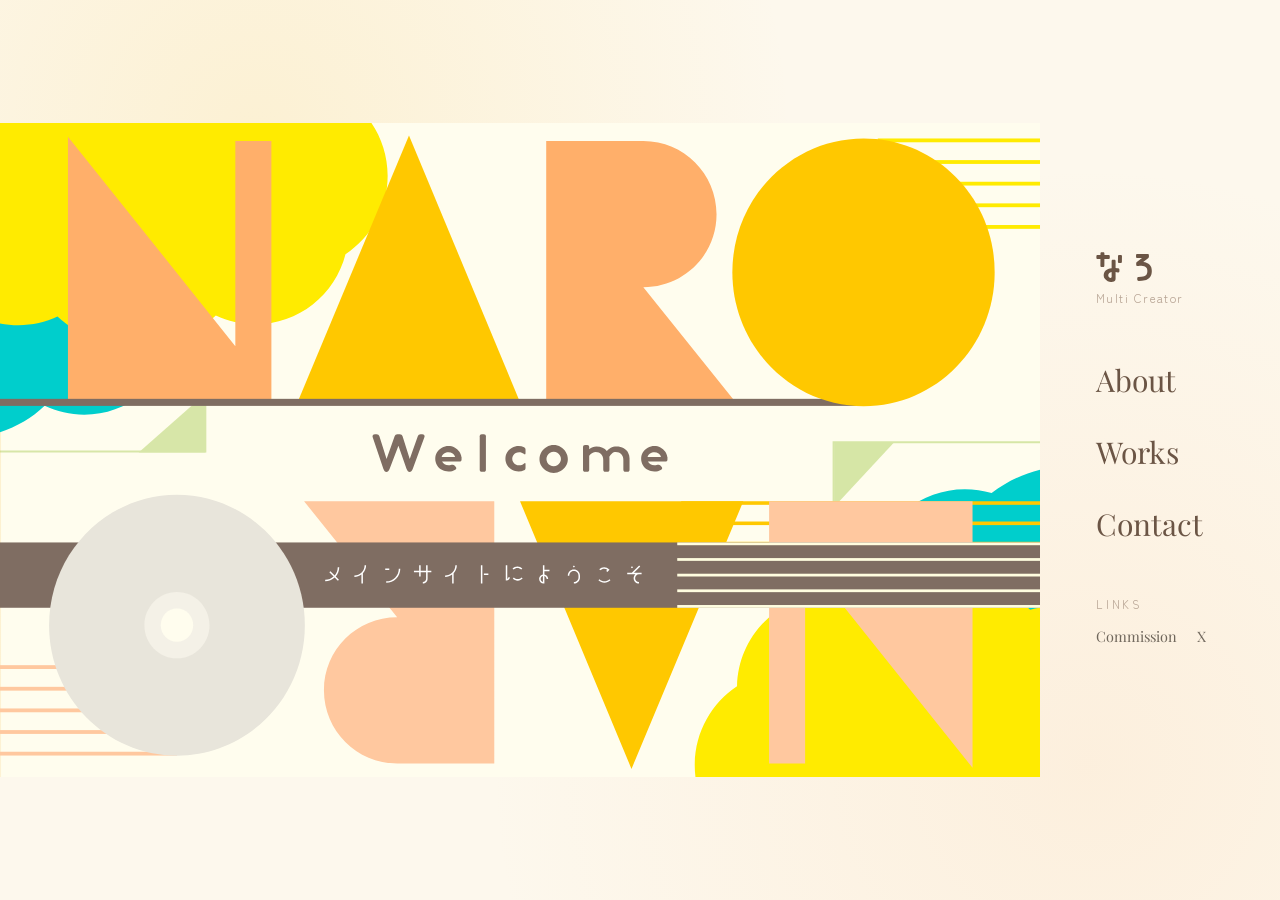
<file: index.html>
<!doctype html>
<html lang="ja">
  <head>
    <meta charset="utf-8" />
    <meta name="viewport" content="width=device-width, initial-scale=1" />
    <title>なろ — Portfolio</title>
    <meta
      name="description"
      content="VTuber・一次創作を中心に、Live2Dモデル・BGM・ジングル・ロゴや配信画面デザインを制作しています。"
    />
    <link rel="icon" href="images/favicon.png" type="image/png" />
    <link rel="apple-touch-icon" href="images/apple-touch-icon.png" />
    <!-- SNSに貼ったときのプレビュー（OGP） -->
    <meta property="og:type" content="website" />
    <meta property="og:site_name" content="なろ — Portfolio" />
    <meta property="og:title" content="なろ — Portfolio" />
    <meta property="og:description" content="VTuber・一次創作を中心に、Live2Dモデル・BGM・ジングル・ロゴや配信画面デザインを制作しています。" />
    <meta property="og:url" content="https://nar8ran.github.io/" />
    <meta property="og:image" content="https://nar8ran.github.io/images/og.png" />
    <meta name="twitter:card" content="summary_large_image" />
    <link rel="preconnect" href="https://fonts.googleapis.com" />
    <link rel="preconnect" href="https://fonts.gstatic.com" crossorigin />
    <link
      href="https://fonts.googleapis.com/css2?family=Playfair+Display:wght@400;500;600;700&family=Zen+Maru+Gothic:wght@400;500;700&display=swap"
      rel="stylesheet"
    />
    <link rel="stylesheet" href="style.css?v=202610081622" />
  </head>
  <body>
    <main class="home bg-paper">
      <!-- ============ ヒーロー（CSSアニメーション・無限ループ） ============
           画像や動画は使っていません。色は style.css の :root、
           動きは style.css の「ヒーロー」セクションで調整できます。
           あとでイラストを入れたい場合は、この <section> の中に
           <img class="hero__art" src="images/xxx.png" alt="" /> を足せばOKです。 -->
      <!-- 文字だけのループアニメーション。
           行を増やす/減らす → .trow を複製・削除
           文字を変える  → span の中身（同じ内容を2つ並べると途切れずに流れます）
           速さを変える  → style.css の .trow--1 …の animation 秒数 -->
      <section class="hero" id="hero" aria-hidden="true">
        <!-- メインビジュアル（差し替えるときは images/ の別ファイルを指定） -->
        <img class="hero__art" src="images/hero-welcome-v2.svg" alt="" />

        <div class="hero__rows is-hidden">
          <div class="trow trow--1">
            <div class="trow__track">
              <span>Illustration &nbsp;✦&nbsp; Character Design &nbsp;✦&nbsp;</span>
              <span>Illustration &nbsp;✦&nbsp; Character Design &nbsp;✦&nbsp;</span>
            </div>
          </div>
          <div class="trow trow--2">
            <div class="trow__track">
              <span>Live2D Modeling &nbsp;/&nbsp; Rigging &nbsp;/&nbsp;</span>
              <span>Live2D Modeling &nbsp;/&nbsp; Rigging &nbsp;/&nbsp;</span>
            </div>
          </div>
          <div class="trow trow--3">
            <div class="trow__track">
              <span>Animation &nbsp;✦&nbsp; Music &nbsp;✦&nbsp; Jingle &nbsp;✦&nbsp;</span>
              <span>Animation &nbsp;✦&nbsp; Music &nbsp;✦&nbsp; Jingle &nbsp;✦&nbsp;</span>
            </div>
          </div>
          <div class="trow trow--4">
            <div class="trow__track">
              <span>Logo &nbsp;/&nbsp; MV &nbsp;/&nbsp; Streaming Design &nbsp;/&nbsp;</span>
              <span>Logo &nbsp;/&nbsp; MV &nbsp;/&nbsp; Streaming Design &nbsp;/&nbsp;</span>
            </div>
          </div>
          <div class="trow trow--5">
            <div class="trow__track">
              <span>Multi Creator &nbsp;—&nbsp; Naro &nbsp;—&nbsp;</span>
              <span>Multi Creator &nbsp;—&nbsp; Naro &nbsp;—&nbsp;</span>
            </div>
          </div>
        </div>
      </section>

      <!-- ============ 右サイドのナビ ============ -->
      <aside class="home-side">
        <div class="home-brand">
          <a href="index.html">
            <svg class="home-brand__logo" viewBox="150 140 1550 838" xmlns="http://www.w3.org/2000/svg" role="img" aria-label="なろ">
            <path d="M344.24,556.77h-36.43c-24.29,0-36.42-12.14-36.42-36.42l.91-185.77h-75.58c-24.29,0-36.43-12.14-36.43-36.43v-36.42c0-24.27,12.14-36.42,36.43-36.42h76.5v-39.16c0-24.27,12.14-36.42,36.42-36.42h36.43c24.27,0,36.43,12.15,36.43,36.42v39.16h111.1c24.27,0,36.42,12.15,36.42,36.42v36.42c0,24.29-12.15,36.43-36.42,36.43h-112.01l-.91,185.77c0,24.29-12.16,36.42-36.43,36.42ZM795.92,631.45v42.8c0,20.65-8.51,30.96-25.5,30.96-2.43,0-7.29-.6-14.57-1.82-21.26-4.85-43.12-8.2-65.57-10.02v175.76c0,43.71-15.48,71.94-46.44,84.69-23.08,9.11-46.76,13.66-71.03,13.66-34.01,0-66.94-7.74-98.8-23.22-31.87-15.48-58.14-36.58-78.77-63.29-20.65-26.71-31.57-55.85-32.79-87.42-2.43-58.28,15.62-105.78,54.19-142.52,38.54-36.72,93.34-58.74,164.37-66.02v-192.15c0-24.27,12.14-36.42,36.43-36.42h36.42c24.28,0,36.43,12.15,36.43,36.42v190.33c32.78,2.43,57.37,5.16,73.76,8.2,21.24,3.64,31.87,17,31.87,40.07ZM551.86,855.47c9.11,0,16.24-3.33,21.4-10.02,5.15-6.67,7.74-15.17,7.74-25.5v-125.67c-33.39,5.46-57.23,15.64-71.48,30.51-14.28,14.88-21.4,34.76-21.4,59.65,0,15.8,4.55,30.21,13.66,43.26,9.11,13.06,22.77,22.01,40.98,26.87,2.42.61,5.47.91,9.11.91ZM866.03,257.17l-1.82,150.25c0,24.29-12.15,36.43-36.42,36.43h-36.43c-24.29,0-36.43-12.14-36.43-36.43l1.82-150.25c0-24.28,12.14-36.43,36.43-36.43h36.43c24.27,0,36.42,12.15,36.42,36.43Z" />
            <path d="M1253.97,233.25c0-24.27,12.14-36.42,36.43-36.42h282.3c24.27,0,36.42,12.15,36.42,36.42v36.43c0,8.51-2.43,16.7-7.28,24.59-4.87,7.9-10.02,13.97-15.48,18.21l-134.78,106.54c158.46,17.62,237.68,98.35,237.68,242.23,0,79.54-19.28,139.64-57.83,180.31-38.56,40.68-83.48,66.62-134.78,77.86-51.31,11.23-107.61,16.85-168.92,16.85-12.75,0-22.62-3.05-29.59-9.11-6.99-6.07-10.48-14.88-10.48-26.41v-36.42c0-11.53,3.49-20.33,10.48-26.41,6.97-6.06,17.14-9.11,30.51-9.11,47.95,0,88.63-3.49,122.03-10.47,33.38-6.97,61.01-22.77,82.87-47.35,21.86-24.59,32.79-61.15,32.79-109.73,0-55.24-18.98-92.27-56.92-111.1-37.95-18.81-87.58-28.23-148.89-28.23l-33.69.91c-6.69.61-16.71.91-30.05.91-25.5,0-38.25-11.84-38.25-35.52v-35.51c0-14.57,5.76-26.1,17.3-34.6l142.97-112.01h-128.4c-24.29,0-36.43-12.14-36.43-36.42v-36.43Z" />
          </svg>
            <div class="home-brand__role">Multi Creator</div>
          </a>
        </div>

        <nav class="home-nav">
          <a href="about.html">About</a>
          <a href="works.html">Works</a>
          <a href="contact.html">Contact</a>
        </nav>

        <div class="home-links">
          <div class="home-links__label">Links</div>
          <!-- TODO: href を実際のURLに。使わないリンクは行ごと削除してください -->
          <nav class="home-links__list">
            <a href="https://tsunagu.cloud/users/nar8ran" target="_blank" rel="noreferrer">Commission</a>
            <a href="https://x.com/nar8ran" target="_blank" rel="noreferrer">X</a>
          </nav>
        </div>
      </aside>
    </main>

    <script src="script.js?v=202610081622"></script>
  </body>
</html>
</file>
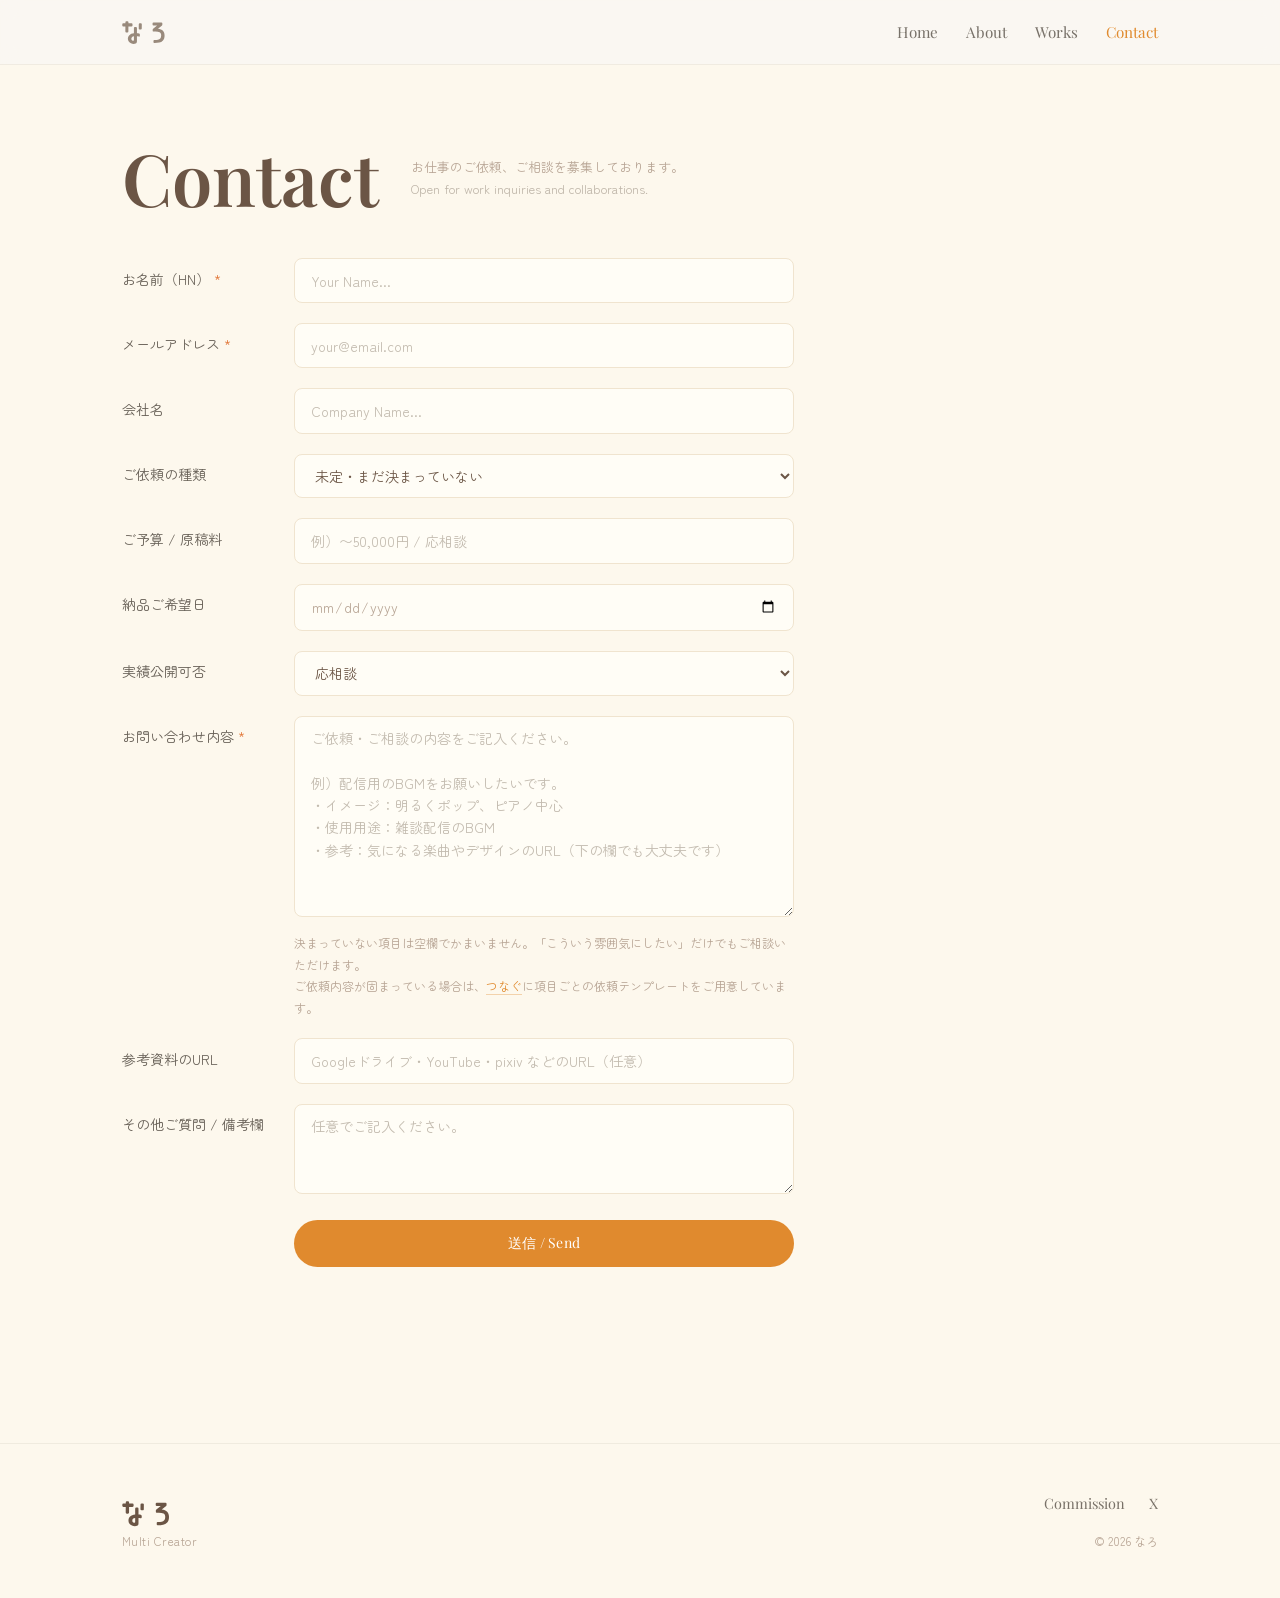
<file: contact.html>
<!doctype html>
<html lang="ja">
  <head>
    <meta charset="utf-8" />
    <meta name="viewport" content="width=device-width, initial-scale=1" />
    <title>Contact — なろ</title>
    <meta name="description" content="お仕事のご依頼・ご相談はこちらから。" />
    <link rel="icon" href="images/favicon.png" type="image/png" />
    <link rel="apple-touch-icon" href="images/apple-touch-icon.png" />
    <!-- SNSに貼ったときのプレビュー（OGP） -->
    <meta property="og:type" content="website" />
    <meta property="og:site_name" content="なろ — Portfolio" />
    <meta property="og:title" content="Contact — なろ" />
    <meta property="og:description" content="お仕事のご依頼・ご相談はこちらから。" />
    <meta property="og:url" content="https://nar8ran.github.io/contact.html" />
    <meta property="og:image" content="https://nar8ran.github.io/images/og.png" />
    <meta name="twitter:card" content="summary_large_image" />
    <link rel="preconnect" href="https://fonts.googleapis.com" />
    <link rel="preconnect" href="https://fonts.gstatic.com" crossorigin />
    <link
      href="https://fonts.googleapis.com/css2?family=Playfair+Display:wght@400;500;600;700&family=Zen+Maru+Gothic:wght@400;500;700&display=swap"
      rel="stylesheet"
    />
    <link rel="stylesheet" href="style.css?v=202610081622" />
  </head>
  <body>
    <header class="site-header">
      <div class="site-header__inner">
        <a href="index.html" class="brand">
          <svg class="brand__logo" viewBox="150 140 1550 838" xmlns="http://www.w3.org/2000/svg" role="img" aria-label="なろ">
            <path d="M344.24,556.77h-36.43c-24.29,0-36.42-12.14-36.42-36.42l.91-185.77h-75.58c-24.29,0-36.43-12.14-36.43-36.43v-36.42c0-24.27,12.14-36.42,36.43-36.42h76.5v-39.16c0-24.27,12.14-36.42,36.42-36.42h36.43c24.27,0,36.43,12.15,36.43,36.42v39.16h111.1c24.27,0,36.42,12.15,36.42,36.42v36.42c0,24.29-12.15,36.43-36.42,36.43h-112.01l-.91,185.77c0,24.29-12.16,36.42-36.43,36.42ZM795.92,631.45v42.8c0,20.65-8.51,30.96-25.5,30.96-2.43,0-7.29-.6-14.57-1.82-21.26-4.85-43.12-8.2-65.57-10.02v175.76c0,43.71-15.48,71.94-46.44,84.69-23.08,9.11-46.76,13.66-71.03,13.66-34.01,0-66.94-7.74-98.8-23.22-31.87-15.48-58.14-36.58-78.77-63.29-20.65-26.71-31.57-55.85-32.79-87.42-2.43-58.28,15.62-105.78,54.19-142.52,38.54-36.72,93.34-58.74,164.37-66.02v-192.15c0-24.27,12.14-36.42,36.43-36.42h36.42c24.28,0,36.43,12.15,36.43,36.42v190.33c32.78,2.43,57.37,5.16,73.76,8.2,21.24,3.64,31.87,17,31.87,40.07ZM551.86,855.47c9.11,0,16.24-3.33,21.4-10.02,5.15-6.67,7.74-15.17,7.74-25.5v-125.67c-33.39,5.46-57.23,15.64-71.48,30.51-14.28,14.88-21.4,34.76-21.4,59.65,0,15.8,4.55,30.21,13.66,43.26,9.11,13.06,22.77,22.01,40.98,26.87,2.42.61,5.47.91,9.11.91ZM866.03,257.17l-1.82,150.25c0,24.29-12.15,36.43-36.42,36.43h-36.43c-24.29,0-36.43-12.14-36.43-36.43l1.82-150.25c0-24.28,12.14-36.43,36.43-36.43h36.43c24.27,0,36.42,12.15,36.42,36.43Z" />
            <path d="M1253.97,233.25c0-24.27,12.14-36.42,36.43-36.42h282.3c24.27,0,36.42,12.15,36.42,36.42v36.43c0,8.51-2.43,16.7-7.28,24.59-4.87,7.9-10.02,13.97-15.48,18.21l-134.78,106.54c158.46,17.62,237.68,98.35,237.68,242.23,0,79.54-19.28,139.64-57.83,180.31-38.56,40.68-83.48,66.62-134.78,77.86-51.31,11.23-107.61,16.85-168.92,16.85-12.75,0-22.62-3.05-29.59-9.11-6.99-6.07-10.48-14.88-10.48-26.41v-36.42c0-11.53,3.49-20.33,10.48-26.41,6.97-6.06,17.14-9.11,30.51-9.11,47.95,0,88.63-3.49,122.03-10.47,33.38-6.97,61.01-22.77,82.87-47.35,21.86-24.59,32.79-61.15,32.79-109.73,0-55.24-18.98-92.27-56.92-111.1-37.95-18.81-87.58-28.23-148.89-28.23l-33.69.91c-6.69.61-16.71.91-30.05.91-25.5,0-38.25-11.84-38.25-35.52v-35.51c0-14.57,5.76-26.1,17.3-34.6l142.97-112.01h-128.4c-24.29,0-36.43-12.14-36.43-36.42v-36.43Z" />
          </svg>
        </a>
        <nav class="site-nav">
          <a href="index.html">Home</a>
          <a href="about.html">About</a>
          <a href="works.html">Works</a>
          <a href="contact.html" class="active">Contact</a>
        </nav>
      </div>
    </header>

    <main class="page">
      <div class="page-head rise">
        <h1>Contact</h1>
        <div class="page-head__sub">
          <p>お仕事のご依頼、ご相談を募集しております。</p>
          <p><span>Open for work inquiries and collaborations.</span></p>
        </div>
      </div>

      <!-- お問い合わせフォーム（Formspree 経由で naro.create@gmail.com に届きます）
           送信先を変えるときは <form> の action の ID を差し替えてください。
           送信履歴は https://formspree.io/ にログインすると確認できます。 -->
      <form
        class="form"
        id="contact-form"
        action="https://formspree.io/f/mbglapbd"
        method="POST"
        novalidate
      >
        <!-- 届くメールの件名 -->
        <input type="hidden" name="_subject" value="ポートフォリオサイトからのお問い合わせ" />
        <!-- 迷惑メール対策（人には見えない項目。botが入力すると弾かれます） -->
        <input type="text" name="_gotcha" tabindex="-1" autocomplete="off" aria-hidden="true" class="is-hidden" />
        <div class="banner banner--error is-hidden" id="form-error">
          入力内容をご確認ください。
        </div>

        <div class="field-row">
          <label for="name">お名前（HN）<span class="req">*</span></label>
          <div>
            <input class="field" id="name" name="name" type="text" placeholder="Your Name..." />
            <p class="field-error is-hidden" data-error-for="name"></p>
          </div>
        </div>

        <div class="field-row">
          <label for="email">メールアドレス<span class="req">*</span></label>
          <div>
            <input class="field" id="email" name="email" type="email" placeholder="your@email.com" />
            <p class="field-error is-hidden" data-error-for="email"></p>
          </div>
        </div>

        <div class="field-row">
          <label for="company">会社名</label>
          <div>
            <input class="field" id="company" name="company" type="text" placeholder="Company Name..." />
          </div>
        </div>

        <div class="field-row">
          <label for="genre">ご依頼の種類</label>
          <div>
            <select class="field" id="genre" name="genre">
              <option value="未定・まだ決まっていない">未定・まだ決まっていない</option>
              <option value="楽曲（BGM・ジングル）">楽曲（BGM・ジングル）</option>
              <option value="Live2Dモデリング">Live2Dモデリング</option>
              <option value="ロゴデザイン">ロゴデザイン</option>
              <option value="配信画面デザイン">配信画面デザイン</option>
              <option value="イラスト">イラスト</option>
              <option value="その他・複数">その他・複数</option>
            </select>
          </div>
        </div>

        <div class="field-row">
          <label for="budget">ご予算 / 原稿料</label>
          <div>
            <input class="field" id="budget" name="budget" type="text" placeholder="例）〜50,000円 / 応相談" />
          </div>
        </div>

        <div class="field-row">
          <label for="deadline">納品ご希望日</label>
          <div>
            <input class="field" id="deadline" name="deadline" type="date" style="color: var(--ink-soft)" />
          </div>
        </div>

        <div class="field-row">
          <label for="publish">実績公開可否</label>
          <div>
            <select class="field" id="publish" name="publish">
              <option value="応相談">応相談</option>
              <option value="公開可">公開可</option>
              <option value="非公開">非公開希望</option>
            </select>
          </div>
        </div>

        <div class="field-row">
          <label for="message">お問い合わせ内容<span class="req">*</span></label>
          <div>
            <textarea
              class="field"
              id="message"
              name="message"
              rows="8"
              placeholder="ご依頼・ご相談の内容をご記入ください。&#10;&#10;例）配信用のBGMをお願いしたいです。&#10;・イメージ：明るくポップ、ピアノ中心&#10;・使用用途：雑談配信のBGM&#10;・参考：気になる楽曲やデザインのURL（下の欄でも大丈夫です）"
            ></textarea>
            <p class="field-note">
              決まっていない項目は空欄でかまいません。「こういう雰囲気にしたい」だけでもご相談いただけます。<br />
              ご依頼内容が固まっている場合は、<a
                href="https://tsunagu.cloud/users/nar8ran"
                target="_blank"
                rel="noreferrer"
                >つなぐ</a
              >に項目ごとの依頼テンプレートをご用意しています。
            </p>
            <p class="field-error is-hidden" data-error-for="message"></p>
          </div>
        </div>

        <div class="field-row">
          <label for="reference">参考資料のURL</label>
          <div>
            <input class="field" id="reference" name="reference" type="text" placeholder="Googleドライブ・YouTube・pixiv などのURL（任意）" />
          </div>
        </div>

        <div class="field-row">
          <label for="notes">その他ご質問 / 備考欄</label>
          <div>
            <textarea class="field" id="notes" name="notes" rows="3" placeholder="任意でご記入ください。"></textarea>
          </div>
        </div>

        <div class="submit-row">
          <span></span>
          <button class="btn" type="submit">送信 / Send</button>
        </div>
      </form>

      <!-- 送信完了メッセージ -->
      <div class="thanks is-hidden rise" id="thanks">
        <h2>Thank you!</h2>
        <p>
          送信しました。お問い合わせいただきありがとうございます！<br />
          内容を確認のうえ、追ってご連絡いたします。
        </p>
      </div>

      <!-- ここに横長イラストを置きたくなったら：
           <div class="illust-wide">
             <img src="images/contact.png" alt="" class="round-xl" />
           </div> -->
    </main>

    <footer class="site-footer">
      <div class="site-footer__inner">
        <div>
          <p class="site-footer__name">
            <svg class="brand__logo brand__logo--footer" viewBox="150 140 1550 838" xmlns="http://www.w3.org/2000/svg" role="img" aria-label="なろ">
              <path d="M344.24,556.77h-36.43c-24.29,0-36.42-12.14-36.42-36.42l.91-185.77h-75.58c-24.29,0-36.43-12.14-36.43-36.43v-36.42c0-24.27,12.14-36.42,36.43-36.42h76.5v-39.16c0-24.27,12.14-36.42,36.42-36.42h36.43c24.27,0,36.43,12.15,36.43,36.42v39.16h111.1c24.27,0,36.42,12.15,36.42,36.42v36.42c0,24.29-12.15,36.43-36.42,36.43h-112.01l-.91,185.77c0,24.29-12.16,36.42-36.43,36.42ZM795.92,631.45v42.8c0,20.65-8.51,30.96-25.5,30.96-2.43,0-7.29-.6-14.57-1.82-21.26-4.85-43.12-8.2-65.57-10.02v175.76c0,43.71-15.48,71.94-46.44,84.69-23.08,9.11-46.76,13.66-71.03,13.66-34.01,0-66.94-7.74-98.8-23.22-31.87-15.48-58.14-36.58-78.77-63.29-20.65-26.71-31.57-55.85-32.79-87.42-2.43-58.28,15.62-105.78,54.19-142.52,38.54-36.72,93.34-58.74,164.37-66.02v-192.15c0-24.27,12.14-36.42,36.43-36.42h36.42c24.28,0,36.43,12.15,36.43,36.42v190.33c32.78,2.43,57.37,5.16,73.76,8.2,21.24,3.64,31.87,17,31.87,40.07ZM551.86,855.47c9.11,0,16.24-3.33,21.4-10.02,5.15-6.67,7.74-15.17,7.74-25.5v-125.67c-33.39,5.46-57.23,15.64-71.48,30.51-14.28,14.88-21.4,34.76-21.4,59.65,0,15.8,4.55,30.21,13.66,43.26,9.11,13.06,22.77,22.01,40.98,26.87,2.42.61,5.47.91,9.11.91ZM866.03,257.17l-1.82,150.25c0,24.29-12.15,36.43-36.42,36.43h-36.43c-24.29,0-36.43-12.14-36.43-36.43l1.82-150.25c0-24.28,12.14-36.43,36.43-36.43h36.43c24.27,0,36.42,12.15,36.42,36.43Z" />
              <path d="M1253.97,233.25c0-24.27,12.14-36.42,36.43-36.42h282.3c24.27,0,36.42,12.15,36.42,36.42v36.43c0,8.51-2.43,16.7-7.28,24.59-4.87,7.9-10.02,13.97-15.48,18.21l-134.78,106.54c158.46,17.62,237.68,98.35,237.68,242.23,0,79.54-19.28,139.64-57.83,180.31-38.56,40.68-83.48,66.62-134.78,77.86-51.31,11.23-107.61,16.85-168.92,16.85-12.75,0-22.62-3.05-29.59-9.11-6.99-6.07-10.48-14.88-10.48-26.41v-36.42c0-11.53,3.49-20.33,10.48-26.41,6.97-6.06,17.14-9.11,30.51-9.11,47.95,0,88.63-3.49,122.03-10.47,33.38-6.97,61.01-22.77,82.87-47.35,21.86-24.59,32.79-61.15,32.79-109.73,0-55.24-18.98-92.27-56.92-111.1-37.95-18.81-87.58-28.23-148.89-28.23l-33.69.91c-6.69.61-16.71.91-30.05.91-25.5,0-38.25-11.84-38.25-35.52v-35.51c0-14.57,5.76-26.1,17.3-34.6l142.97-112.01h-128.4c-24.29,0-36.43-12.14-36.43-36.42v-36.43Z" />
            </svg>
          </p>
          <p class="site-footer__role">Multi Creator</p>
        </div>
        <div class="site-footer__links">
          <nav class="social-nav">
            <a href="https://tsunagu.cloud/users/nar8ran" target="_blank" rel="noreferrer">Commission</a>
            <a href="https://x.com/nar8ran" target="_blank" rel="noreferrer">X</a>
          </nav>
          <p class="copyright">© <span id="year">2026</span> なろ</p>
        </div>
      </div>
    </footer>

    <script src="script.js?v=202610081622"></script>
  </body>
</html>
</file>
<file: style.css>
/* =================================================================
 *  Portfolio — 素の HTML/CSS/JS（ビルド不要）
 *  配色を変えたいときは、まず下の :root 変数を触ってください。
 * ================================================================= */

:root {
  /* ---- 配色：オレンジ〜イエロー〜クリーム（名刺と同じ系統）----
     変数名の sage / blush は以前の名残ですが、
     いまは「イエロー系」「ピーチ系」として使っています。 */
  --cream: #fdf8ed; /* 背景（あたたかいクリーム） */
  --surface: #fffdf6;
  --ink: #6b5545; /* 文字（やわらかいブラウン） */
  --ink-soft: #b7a494; /* 補足テキスト */
  --line: #f0e4cf; /* 罫線 */

  --sage: #f7cf5e; /* メインのイエロー */
  --sage-soft: #fdf0cb; /* 面で使う淡いイエロー */
  --sage-deep: #e08a2e; /* リンク・強調（濃いオレンジ） */

  --yellow: #fbeb4e; /* 丸マークなどに使う、はっきりした黄色 */
  --hover: #f0983f; /* ホバー時の色（オレンジ） */
  --blush: #f9c795; /* 差し色のピーチ */
  --blush-soft: #fdeada;
  --blush-deep: #e2793c;

  --shadow-soft: 0 18px 40px -24px rgba(120, 90, 50, 0.35);
  --serif: "Playfair Display", Georgia, "Times New Roman", serif;
  --sans: "Zen Maru Gothic", "Hiragino Kaku Gothic ProN", "Hiragino Sans",
    "Yu Gothic", Meiryo, sans-serif;
  --wrap: 1100px;
}

/* ---------- reset ---------- */
*,
*::before,
*::after {
  box-sizing: border-box;
  margin: 0;
  padding: 0;
}

html {
  scroll-behavior: smooth;
  scroll-padding-top: 5rem;
  -webkit-text-size-adjust: 100%;
}

body {
  min-height: 100%;
  background-color: var(--cream);
  color: var(--ink);
  font-family: var(--sans);
  line-height: 1.6;
  -webkit-font-smoothing: antialiased;
  text-rendering: optimizeLegibility;
}

img {
  max-width: 100%;
  display: block;
}
a {
  color: inherit;
  text-decoration: none;
}
button {
  font: inherit;
  cursor: pointer;
}

::selection {
  background: var(--blush);
  color: var(--ink);
}

.serif {
  font-family: var(--serif);
}
.wrap {
  max-width: var(--wrap);
  margin-inline: auto;
  padding-inline: 1.25rem;
}
@media (min-width: 640px) {
  .wrap {
    padding-inline: 2rem;
  }
}

.bg-paper {
  background-image:
    radial-gradient(circle at 20% 15%, rgba(247, 207, 94, 0.18), transparent 42%),
    radial-gradient(circle at 85% 85%, rgba(249, 199, 149, 0.18), transparent 45%);
}

/* ---------- header ---------- */
.site-header {
  position: sticky;
  top: 0;
  z-index: 40;
  border-bottom: 1px solid rgba(236, 229, 218, 0.7);
  background: rgba(250, 247, 242, 0.85);
  backdrop-filter: blur(10px);
}
.site-header__inner {
  max-width: var(--wrap);
  margin-inline: auto;
  padding: 1rem 1.25rem;
  display: flex;
  align-items: center;
  justify-content: space-between;
}
@media (min-width: 640px) {
  .site-header__inner {
    padding: 1rem 2rem;
  }
}
.brand {
  display: inline-flex;
  align-items: center;
}
/* ヘッダー・フッターの「なろ」もロゴで表示する */
.brand__logo {
  display: block;
  height: 1.45rem;
  width: auto;
  fill: var(--ink);
  transition: fill 0.2s, opacity 0.2s;
}
/* ヘッダーは太めのロゴが主張しすぎるので、少し薄くする（フッターは等倍のまま） */
.brand .brand__logo {
  opacity: 0.68;
}
.brand:hover .brand__logo {
  opacity: 1;
  fill: var(--hover);
}
.brand__logo--footer {
  height: 1.6rem;
}
.site-nav {
  display: flex;
  align-items: center;
  gap: 1rem;
  font-family: var(--serif);
  font-size: 0.9rem;
}
@media (min-width: 640px) {
  .site-nav {
    gap: 1.75rem;
    font-size: 0.95rem;
  }
}
.site-nav a {
  position: relative;
  padding: 0.25rem 0;
  color: rgba(64, 56, 47, 0.7);
  transition: color 0.2s;
}
.site-nav a:hover {
  color: var(--hover);
}
.site-nav a.active {
  color: var(--sage-deep);
}

/* ---------- footer ---------- */
.site-footer {
  margin-top: 6rem;
  border-top: 1px solid rgba(236, 229, 218, 0.7);
}
.site-footer__inner {
  max-width: var(--wrap);
  margin-inline: auto;
  padding: 3rem 1.25rem;
  display: flex;
  flex-direction: column;
  gap: 2rem;
}
@media (min-width: 640px) {
  .site-footer__inner {
    padding: 3rem 2rem;
    flex-direction: row;
    align-items: flex-end;
    justify-content: space-between;
  }
}
.site-footer__name {
  line-height: 1;
}
.site-footer__role {
  margin-top: 0.25rem;
  font-size: 0.75rem;
  letter-spacing: 0.04em;
  color: var(--ink-soft);
}
.site-footer__links {
  display: flex;
  flex-direction: column;
  gap: 1rem;
}
@media (min-width: 640px) {
  .site-footer__links {
    align-items: flex-end;
  }
}
.social-nav {
  display: flex;
  flex-wrap: wrap;
  gap: 0.5rem 1.5rem;
  font-family: var(--serif);
  font-size: 0.9rem;
  color: rgba(64, 56, 47, 0.7);
}
.social-nav a:hover {
  color: var(--hover);
}
.copyright {
  font-size: 0.75rem;
  color: var(--ink-soft);
}

/* ---------- page heading ---------- */
.page {
  max-width: var(--wrap);
  margin-inline: auto;
  padding: 3.5rem 1.25rem;
}
@media (min-width: 640px) {
  .page {
    padding: 5rem 2rem;
  }
}
.page-head {
  display: flex;
  flex-direction: column;
  gap: 0.75rem;
}
@media (min-width: 640px) {
  .page-head {
    flex-direction: row;
    align-items: center; /* 見出しの高さの真ん中に文を揃える */
    gap: 2rem;
  }
}
.page-head h1 {
  font-family: var(--serif);
  font-weight: 600;
  font-size: 3.75rem;
  line-height: 0.9;
}
@media (min-width: 640px) {
  .page-head h1 {
    font-size: 4.5rem;
  }
}
.page-head__sub {
  font-size: 0.8rem;
  line-height: 1.7;
  color: var(--ink-soft);
}
@media (min-width: 640px) {
  .page-head__sub {
    padding-bottom: 0;
  }
}
.page-head__sub span {
  color: rgba(168, 158, 144, 0.75);
}

/* ---------- placeholder media ---------- */
.ph {
  position: relative;
  display: flex;
  align-items: center;
  justify-content: center;
  overflow: hidden;
  color: rgba(64, 56, 47, 0.45);
  font-size: 0.75rem;
  font-weight: 500;
  letter-spacing: 0.02em;
  text-align: center;
  background: linear-gradient(135deg, var(--sage-soft), rgba(247, 207, 94, 0.5));
}
.ph--blush {
  background: linear-gradient(135deg, var(--blush-soft), rgba(249, 199, 149, 0.5));
}
.ph--mixed {
  background: linear-gradient(135deg, var(--sage-soft), var(--cream) 55%, var(--blush-soft));
}
.ph::before {
  content: "✦";
  position: absolute;
  top: 0.75rem;
  right: 1rem;
  color: rgba(255, 255, 255, 0.7);
  font-size: 0.85rem;
}
.ph__label {
  position: relative;
  z-index: 1;
  max-width: 85%;
  padding-inline: 1rem;
}
.ph--square {
  aspect-ratio: 1 / 1;
}
.ph--43 {
  aspect-ratio: 4 / 3;
}
.ph--wide {
  aspect-ratio: 16 / 6;
}
.round-lg {
  border-radius: 1rem;
}
.round-xl {
  border-radius: 1.5rem;
}

/* ---------- about ---------- */
.profile {
  margin-top: 3.5rem;
  display: grid;
  gap: 2.5rem;
}
@media (min-width: 768px) {
  .profile {
    grid-template-columns: 15rem 1fr;
    gap: 3.5rem;
  }
}
.profile__icon {
  width: 100%;
  height: auto;
  aspect-ratio: 1 / 1;
  object-fit: cover;
  display: block;
}
.profile__body {
  display: flex;
  flex-direction: column;
  gap: 2.5rem;
}
.intro {
  font-size: 0.9rem;
  line-height: 2;
  color: rgba(64, 56, 47, 0.85);
}
.sublabel {
  display: inline-flex;
  align-items: center;
  gap: 0.5rem;
  font-size: 0.9rem;
  font-weight: 500;
  letter-spacing: 0.02em;
}
.sublabel::before {
  content: "";
  width: 4px;
  height: 14px;
  border-radius: 999px;
  background: var(--sage);
}
.list {
  margin-top: 1rem;
  font-size: 0.9rem;
  color: rgba(64, 56, 47, 0.85);
  list-style: none;
}
.list li {
  display: flex;
  align-items: flex-start;
  gap: 0.5rem;
  padding-block: 0.25rem;
}
.list li::before {
  content: "•";
  color: var(--sage-deep);
}
.list--2col {
  display: grid;
  grid-template-columns: 1fr;
  gap: 0.25rem 2rem;
}
/* ソフト名の下に、何に使っているかを小さく添える */
.list--note li {
  display: grid;
  grid-template-columns: auto 1fr;
  column-gap: 0.5rem;
  padding-block: 0.4rem;
}
.list--note li::before {
  grid-row: 1 / 3;
  line-height: 1.6;
}
.list--note b {
  font-weight: 500;
}
.list--note span {
  grid-column: 2;
  font-size: 0.78rem;
  color: var(--ink-soft);
}
/* 話のまとまりごとに、少し間をあける */
/* 入力欄の下に添える、小さな案内文 */
.field-note {
  margin-top: 0.5rem;
  font-size: 0.75rem;
  line-height: 1.8;
  color: var(--ink-soft);
}
.field-note a {
  color: var(--sage-deep);
  border-bottom: 1px solid rgba(224, 138, 46, 0.35);
  transition: color 0.2s, border-color 0.2s;
}
.field-note a:hover {
  color: var(--hover);
  border-color: var(--hover);
}

.intro__block {
  margin-bottom: 1.1rem;
}
.intro__links {
  margin-top: 1rem;
  font-size: 0.85rem;
  color: var(--ink-soft);
}
.intro__links a {
  color: var(--sage-deep);
  border-bottom: 1px solid rgba(224, 138, 46, 0.35);
  transition: color 0.2s, border-color 0.2s;
}
.intro__links a:hover {
  color: var(--hover);
  border-color: var(--hover);
}
@media (min-width: 640px) {
  .list--2col {
    grid-template-columns: 1fr 1fr;
  }
}

/* ---------- About：pickup（1ジャンル1点を大きく見せる） ---------- */
.pickup-section {
  margin-top: 6rem;
}
.pickup {
  margin-top: 2.5rem;
  display: flex;
  flex-direction: column;
  gap: 3rem;
}
.pickup__item {
  display: grid;
  grid-template-columns: 1fr;
  gap: 1.25rem;
  align-items: center;
  color: var(--ink);
}
@media (min-width: 768px) {
  .pickup__item {
    grid-template-columns: 1.4fr 1fr;
    gap: 2.5rem;
  }
}
.pickup__media {
  position: relative;
  aspect-ratio: 16 / 9;
  overflow: hidden;
  border-radius: 1rem;
  border: 1px solid var(--line);
  background: var(--surface);
  box-shadow: var(--shadow-soft);
}
.pickup__media img {
  position: absolute;
  inset: 0;
  width: 100%;
  height: 100%;
  object-fit: cover;
  transition: transform 0.5s;
}
.pickup__media.pickup__media--top img {
  object-position: top;
}
.pickup__item:hover .pickup__media img {
  transform: scale(1.04);
}
.pickup__label {
  font-family: var(--serif);
  font-size: 1.5rem;
  font-weight: 600;
  transition: color 0.2s;
}
.pickup__item:hover .pickup__label {
  color: var(--hover);
}
.pickup__text {
  margin-top: 0.75rem;
  font-size: 0.85rem;
  line-height: 1.9;
  color: rgba(64, 56, 47, 0.85);
}
.pickup__more {
  display: inline-block;
  margin-top: 1rem;
  font-size: 0.8rem;
  color: var(--sage-deep);
  transition: color 0.2s;
}
.pickup__more::after {
  content: " →";
  transition: margin-left 0.2s;
}
.pickup__item:hover .pickup__more {
  color: var(--hover);
}
.pickup__item:hover .pickup__more::after {
  margin-left: 0.25rem;
}

.section-title {
  display: flex;
  align-items: flex-end;
  gap: 1rem;
}
.section-title h2 {
  font-family: var(--serif);
  font-weight: 600;
  font-size: 2.25rem;
}
@media (min-width: 640px) {
  .section-title h2 {
    font-size: 3rem;
  }
}
.section-title p {
  padding-bottom: 0.4rem;
  font-size: 0.75rem;
  color: var(--ink-soft);
}

/* ---------- works grid & cards ---------- */
.grid-3 {
  display: grid;
  grid-template-columns: 1fr;
  gap: 1.25rem;
}
@media (min-width: 640px) {
  .grid-3 {
    grid-template-columns: 1fr 1fr;
  }
}
@media (min-width: 1024px) {
  .grid-3 {
    grid-template-columns: 1fr 1fr 1fr;
  }
}

/* カードが1枚ずつふわっと現れる（トップの文字と全く同じ floatUp を使う） */
.card {
  opacity: 0;
}
.card.is-shown {
  /* 見出し・トップの文字と同一の動き＆同一のタイミング */
  animation: floatUp 0.9s cubic-bezier(0.22, 0.68, 0.24, 1) 0.25s both;
}
/* 出終わったらアニメーションを外して、ホバーの動きに戻す */
.card.is-done {
  animation: none;
  opacity: 1;
}
/* JSが動かない環境では、最初から見えるようにしておく */
.no-js .card {
  opacity: 1;
  animation: none;
}
/* 動きを減らす設定の人はそのまま表示 */
@media (prefers-reduced-motion: reduce) {
  .card {
    opacity: 1;
    animation: none;
  }
}

.card {
  position: relative;
  overflow: hidden;
  border-radius: 1rem;
  border: 1px solid rgba(236, 229, 218, 0.7);
  background: var(--surface);
  box-shadow: var(--shadow-soft);
  transition:
    transform 0.3s,
    border-color 0.3s;
}
.card.is-done:hover {
  transform: translateY(-4px);
  border-color: rgba(247, 207, 94, 0.6);
}
.card__media {
  position: relative;
  aspect-ratio: 16 / 9;
  overflow: hidden;
}
/* 縦長の画像は、上（待機画面側）を見せる */
.card__media.card__media--top img {
  object-position: top;
}
/* 一覧ものは切り取らず、全体を収める */
.card__media--contain {
  background: var(--surface);
}
/* --contain は「1つのクラス名」なので、.card__media と重ねて優先度を上げる
   （そうしないと後ろにある .card__media img の cover に負けて切り取られる） */
.card__media.card__media--contain img {
  object-fit: contain;
  padding: 0.5rem;
}
.card__media--top a,
.card__media--link a,
.card__media--contain a {
  display: block;
  position: absolute;
  inset: 0;
}
.card__media img,
.card__media video,
.card__media iframe,
.card__media .ph {
  position: absolute;
  inset: 0;
  width: 100%;
  height: 100%;
  object-fit: cover;
  border: 0;
}
.card__media img {
  transition: transform 0.5s;
}
.card:hover .card__media img {
  transform: scale(1.04);
}
.card__meta {
  display: flex;
  align-items: center;
  justify-content: space-between;
  gap: 0.5rem;
  padding: 0.75rem 1rem;
}
.card__title {
  font-size: 0.875rem;
  line-height: 1.5;
  overflow: hidden;
  display: -webkit-box;
  -webkit-box-orient: vertical;
  -webkit-line-clamp: 2;
}
.card__cat {
  flex-shrink: 0;
  font-family: var(--serif);
  font-size: 0.7rem;
  color: var(--ink-soft);
}

/* YouTubeサムネイル（クリックで再生。普段はボタン類を出さない） */
.ytlite {
  position: absolute;
  inset: 0;
  width: 100%;
  height: 100%;
  padding: 0;
  border: 0;
  background: none;
  cursor: pointer;
  display: block;
}
.ytlite img {
  width: 100%;
  height: 100%;
  object-fit: cover;
  display: block;
  transition: transform 0.5s;
}
.card:hover .ytlite img {
  transform: scale(1.04);
}
.ytlite__play {
  position: absolute;
  left: 50%;
  top: 50%;
  transform: translate(-50%, -50%);
  width: 3rem;
  height: 3rem;
  border-radius: 999px;
  background: rgba(255, 255, 255, 0.82);
  box-shadow: 0 8px 20px -8px rgba(120, 90, 50, 0.6);
  display: flex;
  align-items: center;
  justify-content: center;
  transition: background 0.25s, transform 0.25s, opacity 0.25s;
  opacity: 0.85;
}
.ytlite__play::before {
  content: "";
  border-style: solid;
  border-width: 0.5rem 0 0.5rem 0.85rem;
  border-color: transparent transparent transparent var(--ink);
  margin-left: 0.18rem;
}
.card:hover .ytlite__play {
  background: #fff;
  opacity: 1;
  transform: translate(-50%, -50%) scale(1.08);
}

/* tabs */
.tabs {
  margin-bottom: 2rem;
  display: flex;
  flex-wrap: wrap;
  align-items: center;
  gap: 0.75rem 1.5rem;
  border-bottom: 1px solid rgba(236, 229, 218, 0.7);
  padding-bottom: 1rem;
}
/* Musicタブのときだけ出す、全曲カタログ（Naro studio）への案内 */
.catalog-link {
  display: block;
  margin: -0.5rem 0 2rem;
  padding: 1rem 1.25rem;
  border: 1px solid var(--line);
  border-radius: 1rem;
  background: var(--sage-soft);
  color: var(--ink);
  transition:
    border-color 0.3s,
    background 0.3s,
    transform 0.3s;
}
.catalog-link:hover {
  border-color: rgba(247, 207, 94, 0.8);
  background: var(--surface);
  transform: translateY(-2px);
}
.catalog-link__title {
  display: block;
  font-weight: 700;
  font-size: 0.95rem;
}
.catalog-link__title::before {
  content: "♪ ";
  color: var(--sage-deep);
}
.catalog-link:hover .catalog-link__title {
  color: var(--hover);
}
.catalog-link__note {
  display: block;
  margin-top: 0.35rem;
  font-size: 0.8rem;
  line-height: 1.6;
  color: var(--ink-soft);
}

.tab {
  position: relative;
  background: none;
  border: none;
  font-family: var(--serif);
  font-size: 0.9rem;
  color: rgba(64, 56, 47, 0.55);
  transition: color 0.2s;
}
@media (min-width: 640px) {
  .tab {
    font-size: 1rem;
  }
}
.tab:hover {
  color: var(--hover);
}
.tab.active {
  color: var(--sage-deep);
}
.tab.active::after {
  content: "";
  position: absolute;
  left: 0;
  bottom: -1.05rem;
  width: 100%;
  height: 2px;
  border-radius: 999px;
  background: var(--sage-deep);
}
.empty {
  padding-block: 4rem;
  text-align: center;
  font-size: 0.875rem;
  color: var(--ink-soft);
}
.is-hidden {
  display: none !important;
}

/* ---------- contact form ---------- */
.form {
  max-width: 42rem;
  margin-top: 3rem;
  display: flex;
  flex-direction: column;
  gap: 1.25rem;
}
.field-row {
  display: grid;
  gap: 0.4rem;
}
@media (min-width: 640px) {
  .field-row {
    grid-template-columns: 9.5rem 1fr;
    gap: 1.25rem;
  }
}
.field-row > label {
  font-size: 0.875rem;
  color: rgba(64, 56, 47, 0.8);
}
@media (min-width: 640px) {
  .field-row > label {
    padding-top: 0.6rem;
  }
}
.req {
  margin-left: 0.25rem;
  color: var(--blush-deep);
}
.field {
  width: 100%;
  border-radius: 0.5rem;
  border: 1px solid var(--line);
  background: var(--surface);
  padding: 0.65rem 1rem;
  font: inherit;
  font-size: 0.875rem;
  color: var(--ink);
  outline: none;
  transition:
    border-color 0.2s,
    box-shadow 0.2s;
}
.field::placeholder {
  color: rgba(168, 158, 144, 0.7);
}
.field:focus {
  border-color: var(--sage);
  box-shadow: 0 0 0 3px rgba(247, 207, 94, 0.35);
}
textarea.field {
  resize: vertical;
}
.field-file {
  width: 100%;
  font-size: 0.875rem;
  color: var(--ink-soft);
}
.field-file::file-selector-button {
  margin-right: 0.75rem;
  border: none;
  border-radius: 0.5rem;
  background: var(--sage-soft);
  color: var(--sage-deep);
  padding: 0.5rem 1rem;
  font: inherit;
  font-size: 0.875rem;
  cursor: pointer;
  transition: background 0.2s;
}
.field-file::file-selector-button:hover {
  background: rgba(247, 207, 94, 0.45);
}
.field-error {
  margin-top: 0.4rem;
  font-size: 0.75rem;
  color: var(--blush-deep);
}
.submit-row {
  display: grid;
}
@media (min-width: 640px) {
  .submit-row {
    grid-template-columns: 9.5rem 1fr;
    gap: 1.25rem;
  }
}
.btn {
  display: inline-flex;
  align-items: center;
  justify-content: center;
  gap: 0.5rem;
  border: none;
  border-radius: 999px;
  background: var(--sage-deep);
  color: #fff;
  padding: 0.75rem 2.5rem;
  font-family: var(--serif);
  font-size: 0.875rem;
  letter-spacing: 0.02em;
  box-shadow: var(--shadow-soft);
  transition: background 0.2s;
}
.btn:hover {
  background: var(--ink);
}
.btn:disabled {
  opacity: 0.6;
  cursor: not-allowed;
}
.banner {
  border-radius: 0.5rem;
  padding: 0.75rem 1rem;
  font-size: 0.875rem;
}
.banner--error {
  border: 1px solid rgba(249, 199, 149, 0.7);
  background: var(--blush-soft);
  color: var(--blush-deep);
}
.thanks {
  max-width: 42rem;
  margin-top: 3rem;
  border-radius: 1.5rem;
  border: 1px solid rgba(247, 207, 94, 0.5);
  background: rgba(253, 240, 203, 0.7);
  padding: 2rem;
  text-align: center;
}
.thanks h2 {
  font-family: var(--serif);
  font-weight: 600;
  font-size: 1.5rem;
  color: var(--sage-deep);
}
.thanks p {
  margin-top: 0.75rem;
  font-size: 0.875rem;
  line-height: 1.8;
  color: rgba(64, 56, 47, 0.8);
}
.illust-wide {
  margin-top: 5rem;
}

/* ================================================================= *
 *  HOME
 * ================================================================= */
.home {
  min-height: 100vh;
  display: flex;
  flex-direction: column;
}
@media (min-width: 768px) {
  .home {
    flex-direction: row;
  }
}

/* ---------- ヒーロー（文字だけのループアニメーション） ----------
   大小のテキストが左右に流れ続けます。
   速さ＝各 .trow--n の animation 秒数（大きいほどゆっくり）
   向き＝reverse を付けると逆方向になります。 */
.hero {
  position: relative;
  width: 100%;
  min-height: 52vh;
  overflow: hidden;
  background: linear-gradient(
    120deg,
    var(--sage-soft) 0%,
    var(--cream) 38%,
    var(--blush-soft) 68%,
    var(--sage-soft) 100%
  );
  background-size: 260% 260%;
  animation: heroFlow 18s ease-in-out infinite;
}
@media (min-width: 768px) {
  .home {
    align-items: center; /* 画像を縦の中央に置く */
  }
  .hero {
    /* 画像の比率のまま、画面の幅にも高さにも収まるサイズにする */
    flex: 0 1 auto;
    width: min(calc(100% - 15rem), calc(100vh * 1337 / 841));
    height: auto;
    min-height: 0;
    aspect-ratio: 1337 / 841;
  }
}
@keyframes heroFlow {
  0%, 100% { background-position: 0% 50%; }
  50% { background-position: 100% 50%; }
}

/* 文字の行を縦に並べて、少し傾ける */
.hero__rows {
  position: absolute;
  top: 50%;
  left: -6%;
  width: 112%;
  transform: translateY(-50%) rotate(-4deg);
  display: flex;
  flex-direction: column;
  gap: 0.6rem;
}
.trow {
  overflow: hidden;
  mask-image: linear-gradient(90deg, transparent, #000 10%, #000 90%, transparent);
  -webkit-mask-image: linear-gradient(90deg, transparent, #000 10%, #000 90%, transparent);
}
.trow__track {
  display: flex;
  width: max-content;
  white-space: nowrap;
}
.trow__track span {
  font-family: var(--serif);
  white-space: nowrap;
  line-height: 1.15;
}

/* 行ごとの大きさ・濃さ・速さ・向き */
.trow--1 .trow__track span {
  font-size: clamp(2rem, 7vmin, 4.4rem);
  color: rgba(64, 56, 47, 0.78);
}
.trow--1 .trow__track { animation: marquee 26s linear infinite; }

.trow--2 .trow__track span {
  font-size: clamp(1.1rem, 3.4vmin, 2rem);
  letter-spacing: 0.14em;
  color: var(--sage-deep);
  opacity: 0.85;
}
.trow--2 .trow__track { animation: marquee 18s linear infinite reverse; }

.trow--3 .trow__track span {
  font-size: clamp(2.4rem, 9vmin, 5.6rem);
  color: rgba(255, 255, 255, 0.92);
}
.trow--3 .trow__track { animation: marquee 34s linear infinite; }

.trow--4 .trow__track span {
  font-size: clamp(1.1rem, 3.4vmin, 2rem);
  letter-spacing: 0.14em;
  color: var(--blush-deep);
}
.trow--4 .trow__track { animation: marquee 22s linear infinite reverse; }

.trow--5 .trow__track span {
  font-size: clamp(1.6rem, 5vmin, 3rem);
  color: rgba(64, 56, 47, 0.35);
  letter-spacing: 0.06em;
}
.trow--5 .trow__track { animation: marquee 30s linear infinite; }

@keyframes marquee {
  from { transform: translateX(0); }
  to { transform: translateX(-50%); }
}

/* メインビジュアル（余白なしでぴったり・動かさない） */
.hero__art {
  position: absolute;
  inset: 0;
  width: 100%;
  height: 100%;
  object-fit: cover;
  object-position: center;
}

/* 右側のナビも、少し遅れて順番に浮かび上がる */
.home-brand,
.home-nav a,
.home-links {
  animation: floatUp 0.9s cubic-bezier(0.22, 0.68, 0.24, 1) both;
}
.home-brand { animation-delay: 0.25s; }
.home-nav a { animation-delay: 0.45s; } /* About / Works / Contact は同時に */
.home-links { animation-delay: 0.6s; }

@keyframes floatUp {
  from {
    opacity: 0;
    transform: translateY(24px);
  }
  to {
    opacity: 1;
    transform: translateY(0);
  }
}

/* 動きを減らす設定の人には静止して見せる */
@media (prefers-reduced-motion: reduce) {
  .hero,
  .trow__track,
  .home-brand,
  .home-nav a,
  .home-links {
    animation: none;
  }
}

.home-side {
  width: 100%;
  display: flex;
  flex-direction: column;
  justify-content: space-between;
  gap: 3rem;
  padding: 2.5rem 2rem;
}
@media (min-width: 768px) {
  .home-side {
    /* 画像の残り幅にぴったり合わせる */
    width: auto;
    flex: 1 1 auto;
    min-width: 15rem;
    padding: 4rem 3rem;
  }
}
@media (min-width: 1024px) {
  .home-side {
    padding: 4rem 3.5rem;
  }
}
/* 「なろ」はロゴ画像（トップ画像のWelcomeと同じ字体） */
.home-brand__logo {
  display: block;
  height: 1.9rem;
  width: auto;
  fill: var(--ink);
  transition: fill 0.2s;
}
.home-brand a:hover .home-brand__logo {
  fill: var(--hover);
}
.home-brand__role {
  margin-top: 0.4rem;
  font-size: 0.75rem;
  letter-spacing: 0.12em;
  color: var(--ink-soft);
}
.home-nav {
  display: flex;
  flex-direction: column;
  gap: 1.5rem;
}
.home-nav a {
  display: inline-flex;
  align-items: center;
  font-family: var(--serif);
  font-size: 1.875rem;
  transition: color 0.3s;
}
.home-nav a:hover {
  color: var(--hover);
}
.home-links__label {
  font-size: 0.7rem;
  text-transform: uppercase;
  letter-spacing: 0.25em;
  color: var(--ink-soft);
}
.home-links__list {
  margin-top: 0.75rem;
  display: flex;
  flex-wrap: wrap;
  gap: 0.5rem 1.25rem;
  font-family: var(--serif);
  font-size: 0.9rem;
  color: rgba(64, 56, 47, 0.75);
}
.home-links__list a:hover {
  color: var(--hover);
}
.home-links__note {
  margin-top: 0.75rem;
  font-size: 0.75rem;
  line-height: 1.7;
  color: var(--ink-soft);
}

/* ---------- animations ---------- */
@media (prefers-reduced-motion: no-preference) {
  @keyframes rise {
    from {
      opacity: 0;
      transform: translateY(12px);
    }
    to {
      opacity: 1;
      transform: translateY(0);
    }
  }
  /* 見出しも、カードやトップの文字と全く同じ動き・同じタイミングで出す */
  .rise {
    animation: floatUp 0.9s cubic-bezier(0.22, 0.68, 0.24, 1) 0.25s both;
  }
  @keyframes float {
    0%,
    100% {
      transform: translateY(0) translateX(0);
    }
    50% {
      transform: translateY(-14px) translateX(6px);
    }
  }
  .float {
    animation: float 7s ease-in-out infinite;
  }
  .float-slow {
    animation: float 11s ease-in-out infinite;
  }
}

/* ---------- Works：動画カード & 拡大モーダル ---------- */
.card__media.has-video {
  cursor: pointer;
}

.modal {
  position: fixed;
  inset: 0;
  z-index: 100;
  display: flex;
  align-items: center;
  justify-content: center;
  padding: 5vw;
  /* 白いすりガラス（ほわっと） */
  background: rgba(255, 255, 255, 0.55);
  backdrop-filter: blur(18px) saturate(1.1);
  -webkit-backdrop-filter: blur(18px) saturate(1.1);
  /* ふわっと表示（すりガラスはゆっくりめに） */
  opacity: 0;
  transition: opacity 0.5s ease;
}
.modal.is-open {
  opacity: 1;
}
.modal[hidden] {
  display: none;
}
.modal__stack,
.modal__video {
  max-width: min(92vw, 1100px);
  max-height: 85vh;
  border-radius: 0.75rem;
  background: #000;
  box-shadow: 0 30px 90px -30px rgba(120, 90, 50, 0.45);
  opacity: 0;
  transform: scale(0.96);
  transition:
    opacity 0.45s ease,
    transform 0.5s cubic-bezier(0.2, 0.7, 0.2, 1);
}
/* 複数枚のときは縦に並べて、はみ出た分はスクロールで見る */
.modal__stack {
  display: flex;
  flex-direction: column;
  gap: 0.75rem;
  overflow-y: auto;
  background: var(--surface);
  padding: 0.75rem;
  -webkit-overflow-scrolling: touch;
}
.modal__stack img {
  display: block;
  width: 100%;
  height: auto;
  border-radius: 0.5rem;
  background: var(--surface);
}
.modal.is-open .modal__stack,
.modal.is-open .modal__video {
  opacity: 1;
  transform: scale(1);
  /* 遅延なし（すりガラスと動画がほぼ同時にふわっと） */
  transition-delay: 0s;
}
.modal__close {
  position: absolute;
  top: 1.25rem;
  right: 1.5rem;
  width: 2.5rem;
  height: 2.5rem;
  border: 1px solid var(--line);
  border-radius: 999px;
  background: rgba(255, 255, 255, 0.9);
  color: var(--ink);
  font-size: 1.5rem;
  line-height: 1;
  cursor: pointer;
  box-shadow: var(--shadow-soft);
  transition: background 0.2s;
}
.modal__close:hover {
  background: #fff;
}
</file>
